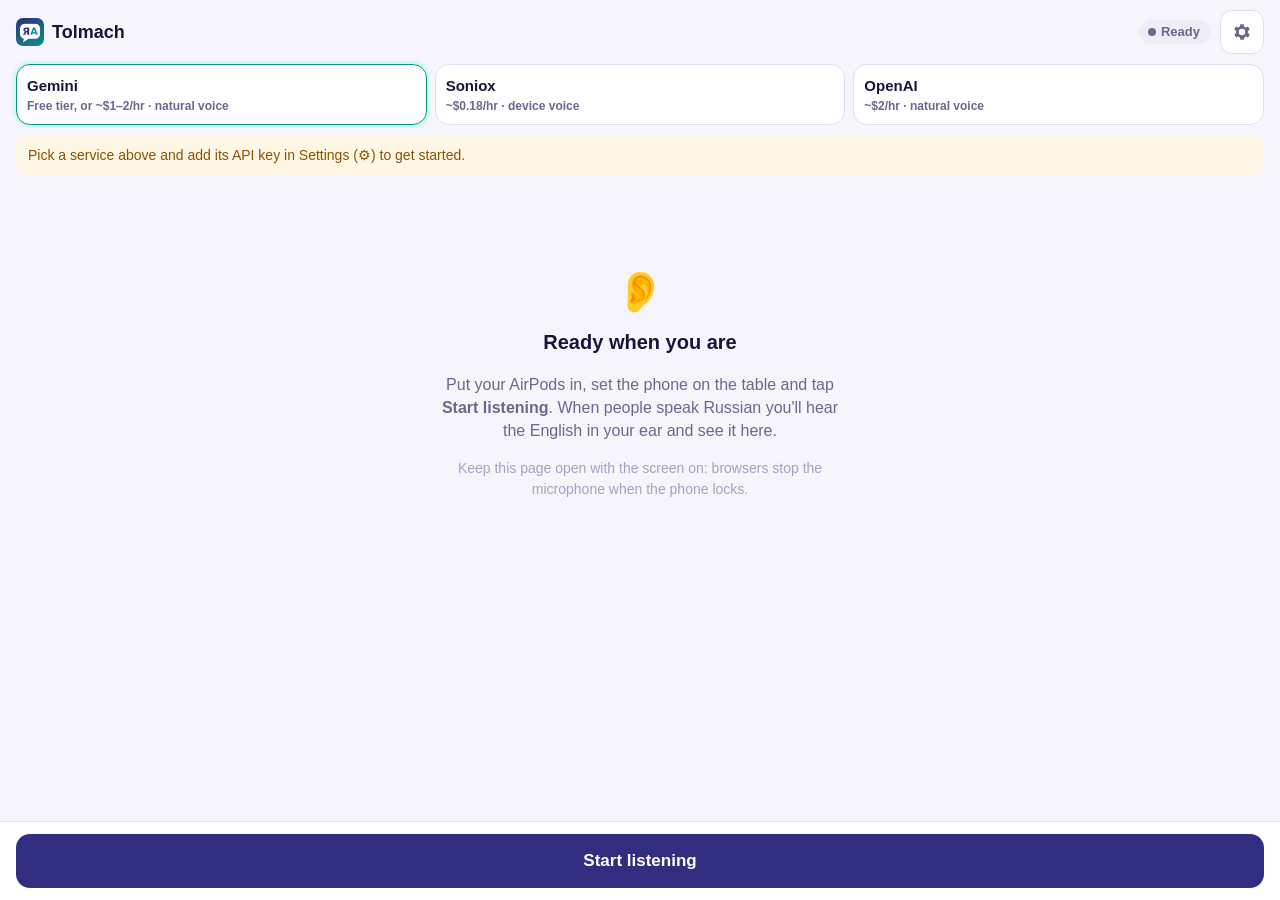
<file: tolmach/index.html>
<!doctype html>
<html lang="en">
<head>
  <meta charset="utf-8">
  <meta name="viewport" content="width=device-width, initial-scale=1, viewport-fit=cover">
  <meta name="description" content="Hear Russian conversations in English, live, in your AirPods.">
  <meta name="theme-color" content="#14123a">
  <meta name="apple-mobile-web-app-capable" content="yes">
  <meta name="apple-mobile-web-app-title" content="Tolmach">
  <meta name="apple-mobile-web-app-status-bar-style" content="black-translucent">
  <link rel="manifest" href="manifest.webmanifest">
  <link rel="icon" href="icons/icon-192.png">
  <link rel="apple-touch-icon" href="icons/icon-180.png">
  <title>Tolmach</title>
  <link rel="stylesheet" href="styles.css">
  <script type="module" src="app.js"></script>
</head>
<body>
  <header class="topbar">
    <div class="brand">
      <img src="icons/icon-192.png" alt="" width="28" height="28">
      <span>Tolmach</span>
    </div>
    <span id="status" class="pill" data-phase="idle">Ready</span>
    <button id="open-settings" class="icon-button" aria-label="Settings">
      <svg viewBox="0 0 24 24" aria-hidden="true"><path d="M19.4 13a7.5 7.5 0 0 0 0-2l2-1.6-2-3.4-2.4 1a7.6 7.6 0 0 0-1.7-1L15 3.5h-4l-.4 2.5a7.6 7.6 0 0 0-1.7 1l-2.4-1-2 3.4L6.6 11a7.5 7.5 0 0 0 0 2l-2 1.6 2 3.4 2.4-1a7.6 7.6 0 0 0 1.7 1l.4 2.5h4l.4-2.5a7.6 7.6 0 0 0 1.7-1l2.4 1 2-3.4zM13 15.5a3.5 3.5 0 1 1 0-7 3.5 3.5 0 0 1 0 7z" transform="translate(-1 0)"/></svg>
    </button>
  </header>

  <section id="engine-picker" class="engines" role="radiogroup" aria-label="Translation engine"></section>

  <div id="banner" class="banner" hidden></div>

  <main id="transcript" class="transcript" aria-live="polite">
    <div id="empty" class="empty">
      <div class="empty-icon" aria-hidden="true">👂</div>
      <h2>Ready when you are</h2>
      <p>Put your AirPods in, set the phone on the table and tap <b>Start listening</b>. When people speak Russian you'll hear the English in your ear and see it here.</p>
      <p class="muted">Keep this page open with the screen on: browsers stop the microphone when the phone locks.</p>
    </div>
    <ol id="segments" class="segments"></ol>
    <div id="interim" class="interim" hidden></div>
  </main>

  <footer class="controls">
    <button id="start" class="primary">Start listening</button>
    <div id="running" class="running" hidden>
      <div id="meter" class="meter" aria-label="Microphone level"><i></i><i></i><i></i><i></i><i></i></div>
      <button id="mute" class="icon-button" aria-label="Mute voice" aria-pressed="false">
        <svg viewBox="0 0 24 24" aria-hidden="true"><path class="on" d="M4 9v6h4l5 4V5L8 9H4zm12.5 3a4.5 4.5 0 0 0-2.5-4v8a4.5 4.5 0 0 0 2.5-4zM14 3.2v2.1a7 7 0 0 1 0 13.4v2.1a9 9 0 0 0 0-17.6z"/><path class="off" d="M4 9v6h4l5 4V5L8 9H4zm12.6 3 2.7-2.7-1.4-1.4-2.7 2.7-2.7-2.7-1.4 1.4 2.7 2.7-2.7 2.7 1.4 1.4 2.7-2.7 2.7 2.7 1.4-1.4z"/></svg>
      </button>
      <button id="skip" class="icon-button" aria-label="Skip to latest speech" disabled>
        <svg viewBox="0 0 24 24" aria-hidden="true"><path d="M5 6v12l8.5-6zM14 6v12l8.5-6z" transform="translate(-1.5 0)"/></svg>
        <span id="backlog"></span>
      </button>
      <button id="stop" class="stop">Stop</button>
    </div>
    <div id="stats" class="stats" hidden></div>
  </footer>

  <dialog id="settings">
    <form method="dialog" class="sheet">
      <header class="sheet-header">
        <h2>Settings</h2>
        <button class="done-button" value="done">Done</button>
      </header>

      <fieldset>
        <legend>API keys</legend>
        <p class="hint">Keys are saved only in this browser on this device. Each service bills you directly.</p>
        <label>Google Gemini <a target="_blank" rel="noopener" href="https://aistudio.google.com/apikey">get a key</a>
          <input id="key-gemini" type="password" autocomplete="off" spellcheck="false" placeholder="Gemini API key">
        </label>
        <label>Soniox <a target="_blank" rel="noopener" href="https://console.soniox.com">get a key</a>
          <input id="key-soniox" type="password" autocomplete="off" spellcheck="false" placeholder="Soniox API key">
        </label>
        <label>OpenAI <a target="_blank" rel="noopener" href="https://platform.openai.com/api-keys">get a key</a>
          <input id="key-openai" type="password" autocomplete="off" spellcheck="false" placeholder="sk-…">
        </label>
      </fieldset>

      <fieldset>
        <legend>Listening</legend>
        <label>Microphone
          <select id="mic"><option value="">Default</option></select>
        </label>
        <label>English voice <span class="hint-inline">(Soniox reads translations with your device's voice)</span>
          <select id="voice"><option value="">Best available</option></select>
        </label>
      </fieldset>

      <fieldset>
        <legend>In your ear</legend>
        <label class="toggle"><input id="catch-up" type="checkbox"> Speed up to catch up</label>
        <label class="toggle"><input id="skip-english" type="checkbox"> Don't repeat English</label>
        <label class="toggle"><input id="show-source" type="checkbox"> Show the Russian original</label>
        <label>Stop after silence
          <select id="auto-stop">
            <option value="5">5 minutes</option>
            <option value="15">15 minutes</option>
            <option value="30">30 minutes</option>
            <option value="0">Never</option>
          </select>
        </label>
      </fieldset>

      <p class="hint">While listening, microphone audio goes to the service you picked. Nothing is recorded or saved here; the transcript disappears when you clear it or reload.</p>

      <button class="primary" value="done">Done</button>
    </form>
  </dialog>
</body>
</html>
</file>
<file: tolmach/styles.css>
:root {
  --bg: #f6f5fb;
  --surface: #ffffff;
  --surface-2: #eeedf6;
  --text: #17153b;
  --muted: #6a6890;
  --faint: #a4a2c2;
  --line: #e1dfee;
  --brand: #312e81;
  --accent: #0d9488;
  --accent-soft: #ccfbf1;
  --danger: #dc2626;
  --warn-bg: #fff7e6;
  --warn-text: #8a5300;
  --error-bg: #fdecec;
  --radius: 14px;
  --safe-top: env(safe-area-inset-top, 0px);
  --safe-right: env(safe-area-inset-right, 0px);
  --safe-bottom: env(safe-area-inset-bottom, 0px);
  --safe-left: env(safe-area-inset-left, 0px);
  color-scheme: light;
}

@media (prefers-color-scheme: dark) {
  :root {
    --bg: #0f0e24;
    --surface: #18173a;
    --surface-2: #222048;
    --text: #f1f0ff;
    --muted: #a9a7cf;
    --faint: #6b6994;
    --line: #2c2a58;
    --brand: #a5b4fc;
    --accent: #2dd4bf;
    --accent-soft: #123e3b;
    --danger: #f87171;
    --warn-bg: #3a2c10;
    --warn-text: #ffd48a;
    --error-bg: #3d1717;
    color-scheme: dark;
  }
}

* {
  box-sizing: border-box;
}

html,
body {
  height: 100%;
}

body {
  margin: 0;
  display: flex;
  flex-direction: column;
  background: var(--bg);
  color: var(--text);
  font: 16px/1.45 -apple-system, BlinkMacSystemFont, "SF Pro Text", "Segoe UI", Roboto, sans-serif;
  -webkit-font-smoothing: antialiased;
  padding: var(--safe-top) var(--safe-right) 0 var(--safe-left);
}

button {
  font: inherit;
  color: inherit;
  cursor: pointer;
}

svg {
  width: 22px;
  height: 22px;
  fill: currentColor;
}

/* Header */

.topbar {
  display: flex;
  align-items: center;
  gap: 10px;
  padding: 10px 16px;
}

.brand {
  display: flex;
  align-items: center;
  gap: 8px;
  font-weight: 700;
  font-size: 18px;
  margin-right: auto;
}

.brand img {
  border-radius: 7px;
}

.pill {
  font-size: 13px;
  font-weight: 600;
  padding: 3px 10px 3px 22px;
  border-radius: 999px;
  background: var(--surface-2);
  color: var(--muted);
  position: relative;
}

.pill::before {
  content: "";
  position: absolute;
  left: 9px;
  top: 50%;
  width: 8px;
  height: 8px;
  margin-top: -4px;
  border-radius: 50%;
  background: currentColor;
}

.pill[data-phase="live"] {
  background: var(--accent-soft);
  color: var(--accent);
}

.pill[data-phase="starting"],
.pill[data-phase="reconnecting"] {
  background: var(--warn-bg);
  color: var(--warn-text);
}

.pill[data-phase="failed"] {
  background: var(--error-bg);
  color: var(--danger);
}

.icon-button {
  display: inline-flex;
  align-items: center;
  justify-content: center;
  gap: 4px;
  min-width: 44px;
  height: 44px;
  padding: 0 10px;
  border: 1px solid var(--line);
  border-radius: 12px;
  background: var(--surface);
}

.icon-button:disabled {
  opacity: 0.4;
  cursor: default;
}

#open-settings {
  color: var(--muted);
}

/* Engine picker */

.engines {
  display: grid;
  grid-template-columns: repeat(3, 1fr);
  gap: 8px;
  padding: 0 16px 10px;
}

.engine {
  position: relative;
  display: flex;
  flex-direction: column;
  gap: 2px;
  padding: 10px;
  border: 1.5px solid var(--line);
  border-radius: var(--radius);
  background: var(--surface);
  cursor: pointer;
  min-width: 0;
}

.engine input {
  position: absolute;
  opacity: 0;
  pointer-events: none;
}

.engine-name {
  font-weight: 650;
  font-size: 15px;
}

.engine-meta {
  font-size: 12px;
  color: var(--muted);
  line-height: 1.3;
}

.engine:has(input:checked) {
  border-color: var(--accent);
  box-shadow: 0 0 0 3px var(--accent-soft);
}

.engine:has(input:focus-visible) {
  outline: 2px solid var(--accent);
  outline-offset: 2px;
}

.engines.locked .engine:not(:has(input:checked)) {
  opacity: 0.45;
  cursor: default;
}

/* Banner */

.banner {
  margin: 0 16px 10px;
  padding: 10px 12px;
  border-radius: 12px;
  font-size: 14px;
}

.banner.info {
  background: var(--warn-bg);
  color: var(--warn-text);
}

.banner.error {
  background: var(--error-bg);
  color: var(--danger);
}

/* Transcript */

.transcript {
  flex: 1;
  overflow-y: auto;
  padding: 4px 16px 16px;
  -webkit-overflow-scrolling: touch;
}

.empty {
  max-width: 420px;
  margin: 8vh auto 0;
  text-align: center;
  color: var(--muted);
}

.empty h2 {
  color: var(--text);
  margin: 8px 0;
  font-size: 20px;
}

.empty-icon {
  font-size: 40px;
}

.muted {
  font-size: 14px;
  color: var(--faint);
}

.segments {
  list-style: none;
  margin: 0;
  padding: 0;
  display: flex;
  flex-direction: column;
  gap: 18px;
}

.segment p {
  margin: 0;
}

.segment .translation {
  font-size: 21px;
  font-weight: 560;
  line-height: 1.35;
}

.segment .translation.pending {
  color: var(--faint);
}

.segment .source {
  margin-top: 4px;
  color: var(--muted);
  font-size: 15px;
}

.segment .meta {
  margin-top: 4px;
  color: var(--faint);
  font-size: 12px;
}

.interim {
  margin-top: 14px;
  color: var(--faint);
  font-size: 17px;
  font-style: italic;
}

/* Controls */

.controls {
  border-top: 1px solid var(--line);
  background: var(--surface);
  padding: 12px 16px calc(12px + var(--safe-bottom));
}

.primary {
  width: 100%;
  height: 54px;
  border: none;
  border-radius: var(--radius);
  background: var(--brand);
  color: #fff;
  font-weight: 700;
  font-size: 17px;
}

@media (prefers-color-scheme: dark) {
  .primary {
    color: #14123a;
  }
}

.running {
  display: flex;
  align-items: center;
  gap: 10px;
}

.running[hidden],
.primary[hidden] {
  display: none;
}

.stop {
  margin-left: auto;
  height: 44px;
  padding: 0 20px;
  border: none;
  border-radius: 12px;
  background: var(--danger);
  color: #fff;
  font-weight: 700;
}

#mute[aria-pressed="false"] .off,
#mute[aria-pressed="true"] .on {
  display: none;
}

#mute[aria-pressed="true"] {
  color: var(--danger);
}

#backlog {
  font-size: 13px;
  font-variant-numeric: tabular-nums;
}

.meter {
  display: flex;
  align-items: flex-end;
  gap: 3px;
  height: 28px;
  padding: 0 4px;
}

.meter i {
  width: 5px;
  border-radius: 2px;
  background: var(--line);
  transition: background 80ms linear;
}

.meter i:nth-child(1) { height: 8px; }
.meter i:nth-child(2) { height: 12px; }
.meter i:nth-child(3) { height: 16px; }
.meter i:nth-child(4) { height: 20px; }
.meter i:nth-child(5) { height: 24px; }

.meter i.lit {
  background: var(--accent);
}

.stats {
  margin-top: 8px;
  font-size: 12px;
  color: var(--muted);
  font-variant-numeric: tabular-nums;
  white-space: nowrap;
  overflow: hidden;
  text-overflow: ellipsis;
}

/* Settings */

/* Phones: a full-screen sheet that keeps clear of the status bar and home indicator. */
dialog {
  width: 100%;
  max-width: 100%;
  height: 100%;
  max-height: 100%;
  margin: 0;
  padding: 0;
  border: none;
  border-radius: 0;
  background: var(--bg);
  color: var(--text);
  overflow-y: auto;
  overscroll-behavior: contain;
}

@media (min-width: 640px) {
  dialog {
    width: min(560px, calc(100% - 48px));
    height: auto;
    max-height: calc(100% - 64px);
    margin: auto;
    border-radius: 20px;
  }
}

dialog::backdrop {
  background: rgb(0 0 0 / 0.45);
}

.sheet {
  padding: 0 calc(16px + var(--safe-right)) calc(24px + var(--safe-bottom)) calc(16px + var(--safe-left));
}

.sheet-header {
  position: sticky;
  top: 0;
  z-index: 1;
  display: flex;
  align-items: center;
  justify-content: space-between;
  gap: 12px;
  padding: calc(12px + var(--safe-top)) 0 12px;
  background: var(--bg);
}

.sheet-header h2 {
  margin: 0;
  font-size: 18px;
}

.done-button {
  min-width: 88px;
  height: 44px;
  padding: 0 20px;
  border: none;
  border-radius: 999px;
  background: var(--accent);
  color: #fff;
  font-weight: 700;
  font-size: 16px;
}

.sheet .primary {
  margin-top: 4px;
  background: var(--accent);
  color: #fff;
}

@media (prefers-color-scheme: dark) {
  .done-button,
  .sheet .primary {
    color: #0f0e24;
  }
}

fieldset {
  margin: 0 0 14px;
  padding: 12px;
  border: none;
  border-radius: var(--radius);
  background: var(--surface);
  display: flex;
  flex-direction: column;
  gap: 12px;
}

legend {
  float: left;
  width: 100%;
  padding: 0;
  font-size: 13px;
  font-weight: 700;
  text-transform: uppercase;
  letter-spacing: 0.04em;
  color: var(--muted);
}

label {
  display: flex;
  flex-direction: column;
  gap: 6px;
  font-size: 15px;
  font-weight: 560;
}

label a {
  font-weight: 400;
  font-size: 13px;
  color: var(--accent);
}

label.toggle {
  flex-direction: row;
  align-items: center;
  gap: 10px;
}

input[type="password"],
select {
  width: 100%;
  height: 44px;
  padding: 0 12px;
  border: 1px solid var(--line);
  border-radius: 10px;
  background: var(--bg);
  color: var(--text);
  font: inherit;
  font-weight: 400;
}

input[type="checkbox"] {
  width: 22px;
  height: 22px;
  accent-color: var(--accent);
}

.hint {
  margin: 0 0 6px;
  font-size: 13px;
  color: var(--muted);
}

.hint-inline {
  font-weight: 400;
  font-size: 12px;
  color: var(--muted);
}

@media (max-width: 380px) {
  .engines {
    gap: 6px;
  }
  .engine {
    padding: 8px;
  }
  .engine-name {
    font-size: 14px;
  }
}

input:focus-visible,
select:focus-visible,
button:focus-visible {
  outline: 2px solid var(--accent);
  outline-offset: 1px;
}
</file>
